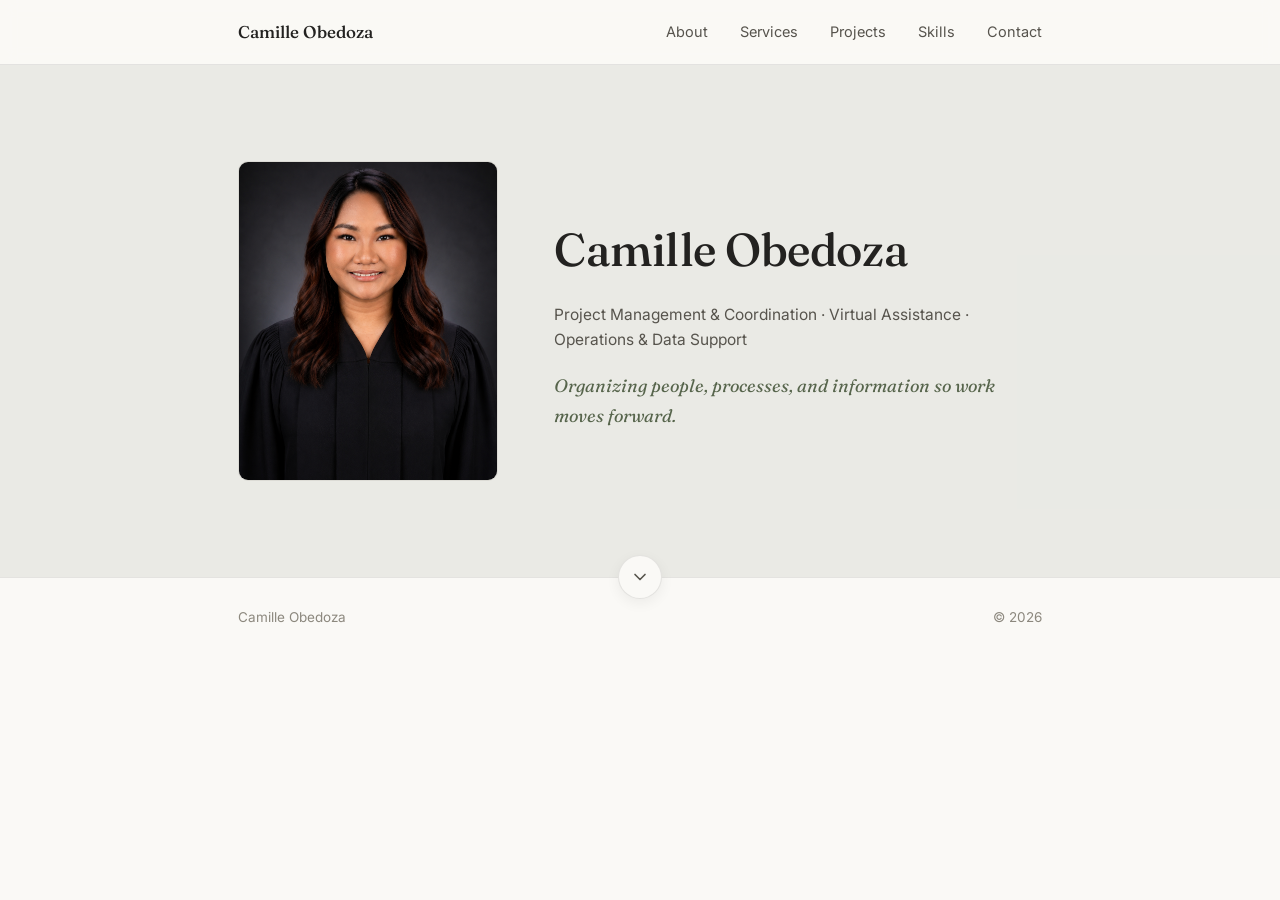
<file: index.html>
<!DOCTYPE html>
<html lang="en">
<head>
<meta charset="UTF-8">
<meta name="viewport" content="width=device-width, initial-scale=1.0">


<title>Camille Obedoza — Project Management, Virtual Assistance & Operations</title>
<meta name="description" content="Camille Obedoza supports projects, operations, administration, data analysis, documentation, and business workflows.">

<!-- Fonts: a warm serif for headings (Fraunces) + a clean sans for body text (Inter) -->
<link rel="preconnect" href="https://fonts.googleapis.com">
<link rel="preconnect" href="https://fonts.gstatic.com" crossorigin>
<link href="https://fonts.googleapis.com/css2?family=Fraunces:opsz,wght@9..144,400;9..144,500;9..144,600&family=Inter:wght@400;500;600&display=swap" rel="stylesheet">

<link rel="stylesheet" href="style.css">
</head>
<body>

<!-- ============================================================
     1. NAV
     ============================================================ -->
<header class="nav">
  <div class="nav-inner">
    <!-- EDIT NAME HERE (short version used in the nav) -->
    <a href="#top" class="nav-name">Camille Obedoza</a>

    <nav class="nav-links">
      <a href="#about">About</a>
      <a href="#services">Services</a>
      <a href="#projects">Projects</a>
      <a href="#skills">Skills</a>
      <a href="#contact">Contact</a>
    </nav>

    <button class="nav-toggle" id="navToggle" aria-label="Open menu">
      <span></span><span></span><span></span>
    </button>
  </div>
</header>

<main id="top">

  <!-- ============================================================
       2. HERO
       Keep this simple: photo, name, roles, one short line.
       ============================================================ -->

  <section class="hero">

    <div class="hero-top-band">
      <div class="hero-inner">
        <div class="hero-photo">
          <img src="camille.png" alt="Photo of Camille Obedoza" onerror="this.style.display='none'; this.parentElement.classList.add('no-photo');">
        </div>

        <div class="hero-text">
        <h1 class="hero-name">Camille Obedoza</h1>
          <p class="hero-roles"> Project Management &amp; Coordination · Virtual Assistance · Operations &amp; Data Support </p>
          <p class="hero-statement"> Organizing people, processes, and information so work moves forward.</p>     
      </div>
      </div>

      <button class="scroll-arrow" id="scrollArrow" aria-expanded="false" aria-controls="pageBelow" aria-label="Show more of this page">
        <svg width="20" height="20" viewBox="0 0 24 24" fill="none" stroke="currentColor" stroke-width="2" stroke-linecap="round" stroke-linejoin="round">
          <polyline points="6 9 12 15 18 9"></polyline>
        </svg>
      </button>
    </div>

  </section>

  

  <!-- ============================================================
       3. ABOUT
       ============================================================ -->

  <!-- Everything below the top band starts hidden. Clicking the
       down arrow reveals this whole wrapper (Get to Know Me,
       About, Projects, Skills, Contact) and scrolls to it. -->
  <div class="page-below" id="pageBelow">

    <div class="hero-videos-band" id="getToKnowBand">
      <div class="hero-videos">

        <h2 class="video-section-title">Get to Know Me</h2>

        <!-- <div class="video-grid">

            <div class="hero-video-card">
                <iframe
                    src="https://www.youtube.com/embed/YOUR_INTRO_VIDEO_ID"
                    title="Introduction Video"
                    allowfullscreen>
                </iframe>

                <h3>Introduction Video</h3>
            </div>

            <div class="hero-video-card">
                <iframe
                    src="https://www.youtube.com/embed/YOUR_HIRE_ME_VIDEO_ID"
                    title="Why Hire Me"
                    allowfullscreen>
                </iframe>

                <h3>Why You Should Hire Me</h3>
            </div>
        </div> -->
            <div class="action-row">
            <a href="https://www.parchment.com/lp/award/374b3fd1-7616-4ecc-b6ea-806d04742f27" class="btn-outline" target="_blank" rel="noopener">
              View Verified Diploma </a>
            <a href="https://drive.google.com/file/d/1MnlhbYlH4x3NsEKmK2vsITl0UD8x_Bkr/view?usp=sharing" class="btn-outline" target="_blank" rel="noopener"> View résumé</a>
            <a href="https://www.linkedin.com/in/camilleobedoza/" class="btn-outline" target="_blank" rel="noopener">View LinkedIn</a>
            </div>
      </div>
    </div>

  <section class="about" id="about">
    <div class="section-inner">
      <p class="eyebrow">About</p>

      
      <!--
        EDIT ABOUT TEXT HERE
        Write this like you're telling someone your story, not
        listing a resume. A couple of honest paragraphs beat five
        polished-sounding ones.
      -->
      <div class="about-text">
       <p>
        I recently graduated from Brigham Young University–Hawaii with a Bachelor of Science in Business Management and Applied Mathematics. My academic background gave me a strong foundation in analytical thinking, quantitative problem-solving, and business strategy, which naturally led me to pursue data analytics, business intelligence, and supply chain management.
      </p>

      <p>
        Throughout my academic, internship, and professional experiences, I worked on projects involving data analytics, logistics, supply chain operations, process improvement, documentation, and stakeholder coordination. I developed dashboards using Power BI and Tableau, analyzed data with SQL and Excel, created global logistics documentation, and contributed to projects focused on improving operational efficiency and supporting better decision-making.
      </p>

      <p>
        Beyond analytics, I value organization, process improvement, and clear communication. Whether I'm building dashboards, documenting workflows, or analyzing operational data, I strive to create solutions that are practical, easy to understand, and designed to make an impact.
      </p>

      <p>
        I'm currently seeking opportunities in project management, project coordination, virtual assistance, administrative support, operations, supply chain, and data analytics. I’m especially interested in roles where I can organize information, coordinate tasks, improve workflows, support decision-making, and help teams move projects forward.       </p>

      </div>
    </div>
  </section>

  <!-- ============================================================
       3B. SERVICES — Administrative Support / Data & Operations
       ============================================================ -->
  <div id="services">

  <section class="skills" id="admin-support">
    <div class="section-inner">
      <p class="eyebrow">What I Offer</p>
      <h2 class="section-title">Project, Administrative &amp; Operations Support</h2>
      <p class="about-text" style="margin-bottom:2rem;">
        Helping teams stay organized, responsive, and efficient.
      </p>

      <div class="skills-grid">
        <div class="skill-group">
        <h3>Project Coordination</h3>
        <ul>
          <li>Task and deadline tracking</li>
          <li>Meeting coordination and follow-up</li>
          <li>Stakeholder communication</li>
          <li>Project documentation</li>
          <li>Workflow and process tracking</li>
          <li>Action-item organization</li>
        </ul>
      </div>
        <div class="skill-group">
          <h3>Core Services</h3>
          <ul>
            <li>Email and inbox organization</li>
            <li>Calendar and appointment scheduling</li>
            <li>Meeting coordination and follow-up</li>
            <li>Document preparation and formatting</li>
            <li>File and records organization</li>
            <li>Data entry and spreadsheet maintenance</li>
            <li>Online research and information gathering</li>
          </ul>
        </div>
        <div class="skill-group">
          <h3>Communication &amp; Coordination</h3>
          <ul>
            <li>Report preparation</li>
            <li>Customer and client communication</li>
            <li>Phone support and appointment coordination</li>
            <li>Task and deadline tracking</li>
            <li>SOP and process documentation</li>
            <li>Microsoft Office and Google Workspace support</li>
            <li>General virtual and administrative assistance</li>
          </ul>
        </div>
      </div>
    </div>
  </section>

  <section class="skills" id="data-ops-support">
    <div class="section-inner">
      <p class="eyebrow">Data &amp; Operations</p>
      <h2 class="section-title">Data, Operations &amp; Business Support</h2>

      <div class="skills-grid">
        <div class="skill-group">
          <h3>Dashboards &amp; Reporting</h3>
          <ul>
            <li>Power BI and Tableau dashboards</li>
            <li>Business reporting and data visualization</li>
            <li>KPI and performance tracking</li>
          </ul>
        </div>
        <div class="skill-group">
          <h3>Data &amp; Process</h3>
          <ul>
            <li>Excel, SQL, Python, and R data cleaning</li>
            <li>Data organization and validation</li>
            <li>Reporting automation</li>
          </ul>
        </div>
        <div class="skill-group">
          <h3>Operations &amp; Improvement</h3>
          <ul>
            <li>Operations and supply chain analysis</li>
            <li>Workflow improvement</li>
            <li>Process documentation and SOP creation</li>
          </ul>
        </div>
      </div>
    </div>
  </section>

  </div>
  <!-- /#services -->

  <!-- ============================================================
       4. PROJECTS
       Each project is one .project-card block. Clicking "View
       project" takes visitors to a separate page (in the /projects
       folder) with the full write-up, images, video, and files for
       that project. To add or remove a project, copy or delete a
       whole block (from <article> to </article>), and add/remove a
       matching page in /projects.
       ============================================================ -->
  <section class="projects" id="projects">
    <div class="section-inner">
      <p class="eyebrow">Projects</p>
      <h2 class="section-title">Some of the works I'm proud of</h2>

      <div class="project-grid">

   <!-- ADD PROJECT DETAILS HERE — Project 1 -->
<article class="project-card">
        <h3 class="project-title">
          Project Management: PCC Surplus Inventory Process Improvement
        </h3>
      <p class="project-desc">
        Analyzed and redesigned the Polynesian Cultural Center's surplus inventory
        process by identifying operational bottlenecks and developing standardized
        workflows to improve inventory tracking, accountability, and warehouse efficiency.
      </p>
      <p class="project-meta">
        <span>Tools:</span>
        Excel, Process Mapping, SOP Design, Gap Analysis, Pareto Analysis, Stakeholder Interviews
      </p>
      <p class="project-meta">
        <span>What I did:</span>
        Mapped the current workflow, conducted stakeholder interviews, designed a
        future-state process map and SOP, and presented data-driven recommendations
        for process improvement.
      </p>
      <a href="projects/pcc-supply-chain.html" class="project-link">
        View project →
      </a>

</article>
        <!-- ADD PROJECT DETAILS HERE — Project 2 -->
        <article class="project-card">
          <h3 class="project-title">Project Documentation: Global Sourcing & Logistics Manual</h3>
          <p class="project-desc">
            Designed a comprehensive instructional manual that simplifies global sourcing,
            logistics, customs, transportation, and inventory management into an easy-to-follow,
            step-by-step learning resource.
          </p>
          <p class="project-meta"><span>Tools:</span> Technical Writing, Instructional Design, Process Mapping, Research, Canva</p>
          <p class="project-meta"><span>What I did:</span> Researched supply chain concepts, organized complex logistics processes,
             created visual process maps and diagrams, and developed a 78-page educational manual.</p>
          <!-- UPDATE LINKS HERE -->
          <a href="projects/global-logistics-manual.html" class="project-link">View project →</a>
        </article>

        <!-- ADD PROJECT DETAILS HERE — Project 4 -->
        <article class="project-card">
          <h3 class="project-title">Analyst: Business Analysis - Amazon</h3>
          <p class="project-desc">
            A strategic business analysis of Amazon Marketplace that examined the impact of counterfeit cosmetics on customer trust, operational costs, and brand integrity. Developed data-driven recommendations to strengthen seller verification, product authentication, and marketplace oversight.
          </p>
          <p class="project-meta"><span>Tools:</span> SWOT Analysis, Financial Analysis, KPI Analysis, Microsoft Excel, Research</p>
          <p class="project-meta"><span>What I did:</span> Conducted strategic and financial analysis, identified critical business issues, evaluated performance indicators, and developed recommendations to reduce counterfeit products while improving operational efficiency and customer trust.</p>
          <!-- UPDATE LINKS HERE -->
          <a href="projects/supply-chain-dashboard.html" class="project-link">View project →</a>
        </article>

        <!-- ADD PROJECT DETAILS HERE — Project 7 -->
        <article class="project-card">
          <h3 class="project-title">Operations Project: Standard Operating Procedures</h3>
          <p class="project-desc">
            A set of standard operating procedures for recurring
            operations tasks that everyone had been doing a little
            differently, written so someone new could follow them without
            extra help.
          </p>
          <p class="project-meta"><span>Tools:</span> Documentation, process shadowing</p>
          <p class="project-meta"><span>What I did:</span> Watched how each task was actually done, wrote the steps, then tested them with someone unfamiliar with the task.</p>
          <!-- UPDATE LINKS HERE -->
          <a href="projects/operations-documentation.html" class="project-link">View project →</a>
        </article>

        <!-- ADD PROJECT DETAILS HERE — Project 5
        <article class="project-card">
          <h3 class="project-title">SQL Project</h3>
          <p class="project-desc">
            A set of SQL queries built to answer the same handful of
            business questions that kept getting asked, so people would
            stop rebuilding the same query slightly differently each time.
          </p>
          <p class="project-meta"><span>Tools:</span> SQL, relational databases</p>
          <p class="project-meta"><span>What I did:</span> Wrote and tested the queries, then documented the logic so others could reuse them.</p>

          
        <!-- ADD PROJECT DETAILS HERE — Project 6
        <article class="project-card">
          <h3 class="project-title">Analyst: Excel Project</h3>
          <p class="project-desc">
            An interactive Excel dashboard for a team that didn't have
            access to Power BI, built with pivot tables and filters so it
            still felt easy to use.
          </p>
          <p class="project-meta"><span>Tools:</span> Excel, pivot tables, slicers</p>
          <p class="project-meta"><span>What I did:</span> Cleaned the source data and built the pivot-based dashboard with filtering.</p>
          UPDATE LINKS HERE -->

        <!-- To add another project, copy one whole <article> block above,
             paste it here, and edit the text, then add a matching page
             in the /projects folder (duplicate project-template.html). -->

      </div>
    </div>
  </section>

  <!-- ...existing code... -->

<section class="videos" id="videos">
  <div class="section-inner">
    <p class="eyebrow">More videos</p>
    <h2 class="section-title">Additional Projects & Digital Work</h2>

    <div class="video-grid">
      <article class="video-card">
        <div class="video-frame">
        <iframe src="https://www.youtube.com/embed/9FKkCsPeZbQ" title="Doctor J Slips - Marketing Video" allowfullscreen></iframe>
        </div>
        <h3>Doctor J Slips - Marketing Video</h3>
        <p>One of the videos I edited for a project.</p>
      </article>

      <article class="video-card">
        <div class="video-frame">
        <iframe src="https://www.youtube.com/embed/HwndJwKm8MY" title="Love and Eternal Marriage: A Realization and Documentary Video" allowfullscreen></iframe>
        </div>
        <h3>Love and Eternal Marriage: A Realization and Documentary Video</h3>
        <p>More edited work for my coursework.</p>
      </article>
    </div>
  </div>
</section>

<!-- ...existing code... -->
  <!-- ============================================================
       5. SKILLS
       ============================================================ -->
  <section class="skills" id="skills">
    <div class="section-inner">
      <p class="eyebrow">Skills</p>
      <h2 class="section-title">What I work with</h2>

      <!-- EDIT SKILLS HERE — add or remove items inside each list -->
      <div class="skills-grid">
        <div class="skill-group">
          <h3>Data Analytics</h3>
          <ul>
            <li>Data cleaning &amp; modeling</li>
            <li>Data visualization</li>
            <li>Reporting &amp; dashboards</li>
          </ul>
        </div>
        <div class="skill-group">
          <h3>Business Intelligence</h3>
          <ul>
            <li>Power BI</li>
            <li>Tableau</li>
            <li>DAX &amp; data modeling</li>
          </ul>
        </div>
        <div class="skill-group">
          <h3>Supply Chain</h3>
          <ul>
            <li>Process mapping</li>
            <li>Inventory management</li>
            <li>Supply chain analysis</li>
          </ul>
        </div>
        <div class="skill-group">
          <h3>Logistics</h3>
          <ul>
            <li>Shipping &amp; fulfillment</li>
            <li>Vendor coordination</li>
            <li>Operations support</li>
          </ul>
        </div>
        <div class="skill-group">
          <h3>Documentation</h3>
          <ul>
            <li>SOP development</li>
            <li>Process documentation</li>
            <li>Technical writing</li>
          </ul>
        </div>
        <div class="skill-group">
          <h3>Project Management &amp; Coordination </h3>
          <ul>
            <li>Project coordination</li>
            <li>Task and deadline tracking</li>
            <li>Stakeholder communication</li>
            <li>Requirements gathering</li>
            <li>Meeting coordination and follow-up</li>
            <li>Workflow and process tracking</li>
            <li>Project documentation</li>
            <li>Action-item organization</li>
            <li>Process improvement</li>
        </ul>
      </div>  
      <div class="skill-group">
          <h3>Virtual Assistance</h3>
          <ul>
            <li>Email and inbox organization</li>
            <li>Calendar and appointment scheduling</li>
            <li>Online research</li>
            <li>Data entry and spreadsheet maintenance</li>
            <li>Document preparation</li>
            <li>File and records organization</li>
          </ul>
        </div>
        <div class="skill-group">
          <h3>Tools</h3>
          <ul>
            <li>Google Workspace</li>
            <li>Microsoft Office</li>
            <li>Trello and Monday.com</li>
            <li>Calendly</li>
            <li>Excel, Power BI and Tableau</li>
          </ul>
        </div>
        <div class="skill-group">
          <h3>Creative &amp; Digital Support</h3>
          <ul>
            <li>Canva design &amp; graphics</li>
            <li>CapCut video editing</li>
            <li>Captions, transitions &amp; text overlays</li>
          </ul>
        </div>
      </div>
    </div>
  </section>

  <!-- ============================================================
       6. RESUME / CONTACT
       ============================================================ -->
  <section class="contact" id="contact">
    <div class="section-inner contact-inner">
      <p class="eyebrow">Get in touch</p>
      <h2 class="section-title">Let's talk</h2>
      <p class="contact-line">
          I'm open to opportunities in project management, project coordination, virtual assistance, administrative support, operations, supply chain, and data analytics. Feel free to reach out.
      </p>

      <!-- UPDATE LINKS HERE — resume file, LinkedIn, email, GitHub -->
            <div class="action-row">
            <a href="https://drive.google.com/file/d/1MnlhbYlH4x3NsEKmK2vsITl0UD8x_Bkr/view?usp=sharing" class="btn-outline" target="_blank" rel="noopener">View résumé</a>
            <a href="https://www.linkedin.com/in/camilleobedoza/" class="btn-outline" target="_blank" rel="noopener">View LinkedIn</a>
            </div>

      <div class="contact-details">
        <a href="mailto:camilleobedoza26@gmail.com" class="btn-outline">camilleobedoza26@gmail.com</a>
        <a href="https://camilleobedoza.github.io/Portfolio/" class="btn-outline" target="_blank" rel="noopener">Portfolio</a>
      </div>
    </div>
  </section>

  </div>
  <!-- /.page-below -->

</main>

<!-- ============================================================
     7. FOOTER
     ============================================================ -->
<footer class="footer">
  <div class="section-inner footer-inner">
    <!-- EDIT NAME HERE -->
    <span>Camille Obedoza</span>
    <span class="footer-year">© <span id="year"></span></span>
  </div>
</footer>

<script src="script.js"></script>
</body>
</html>
</file>
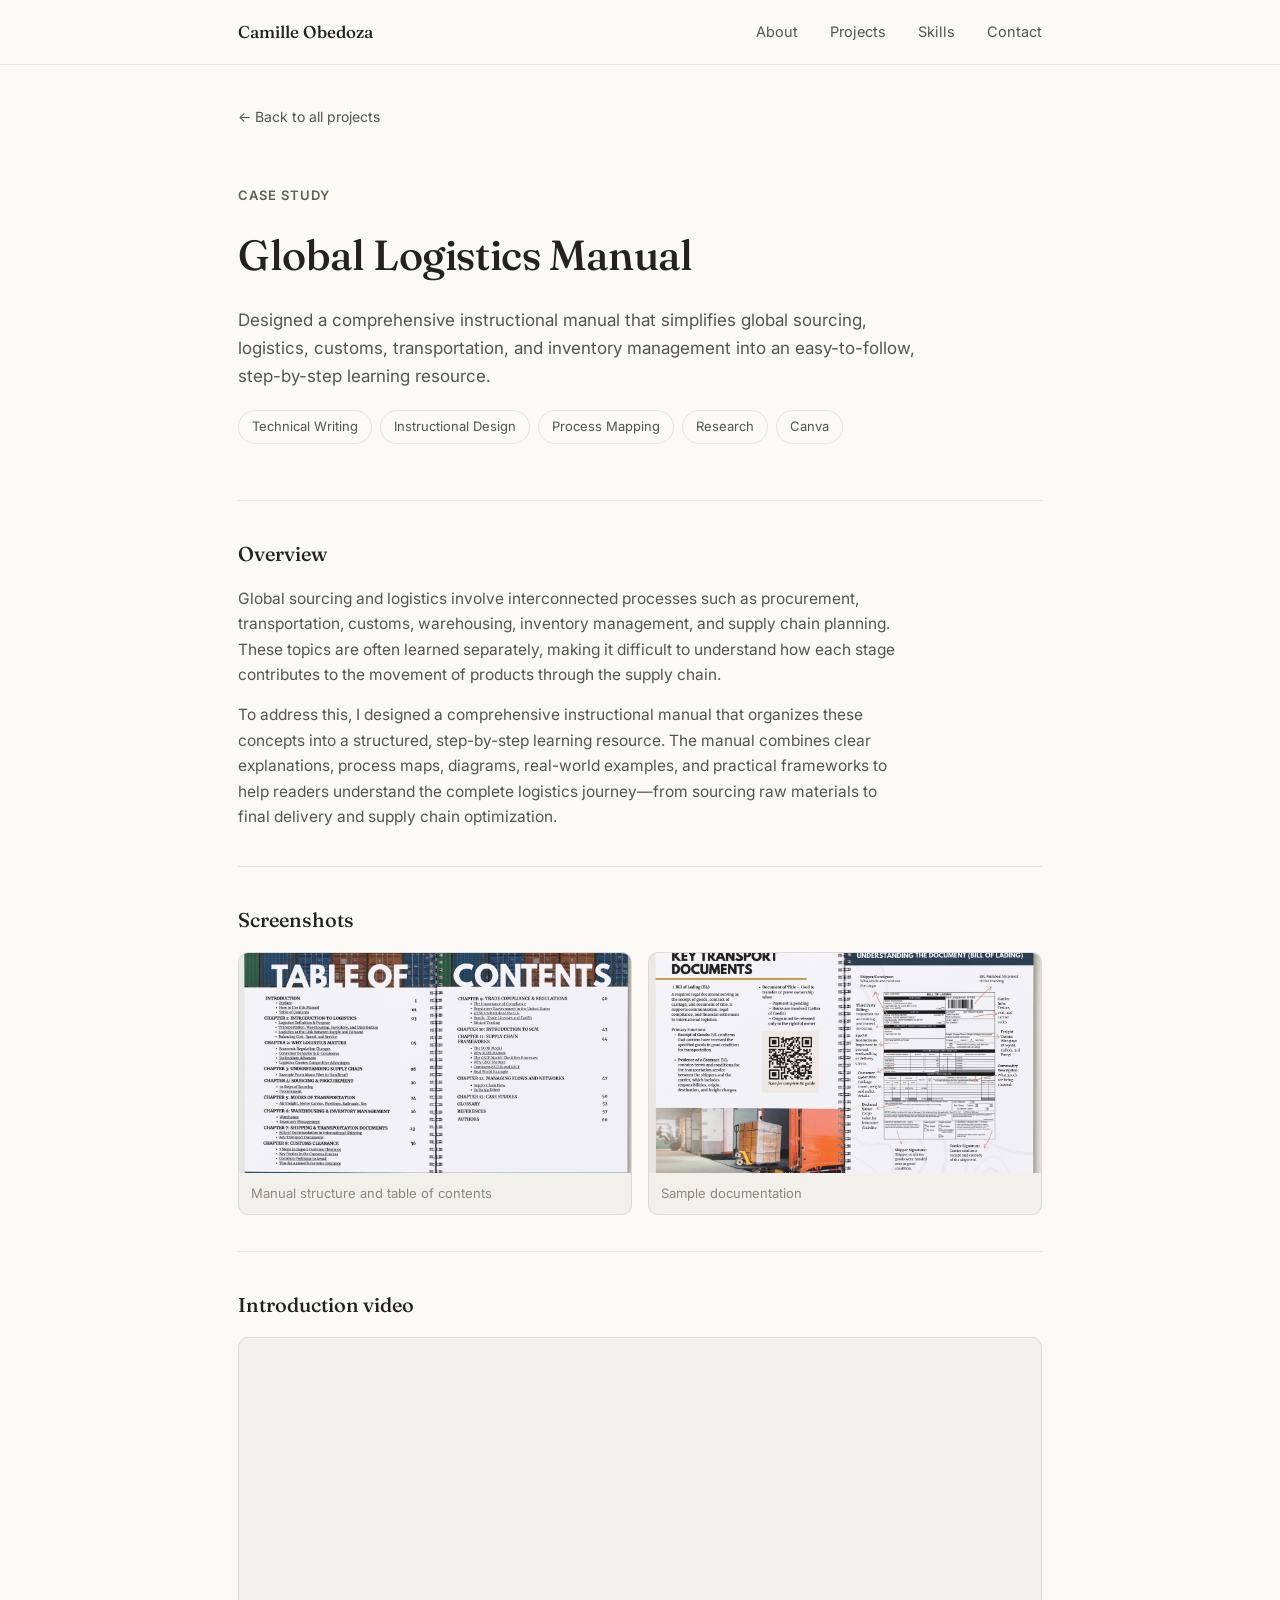
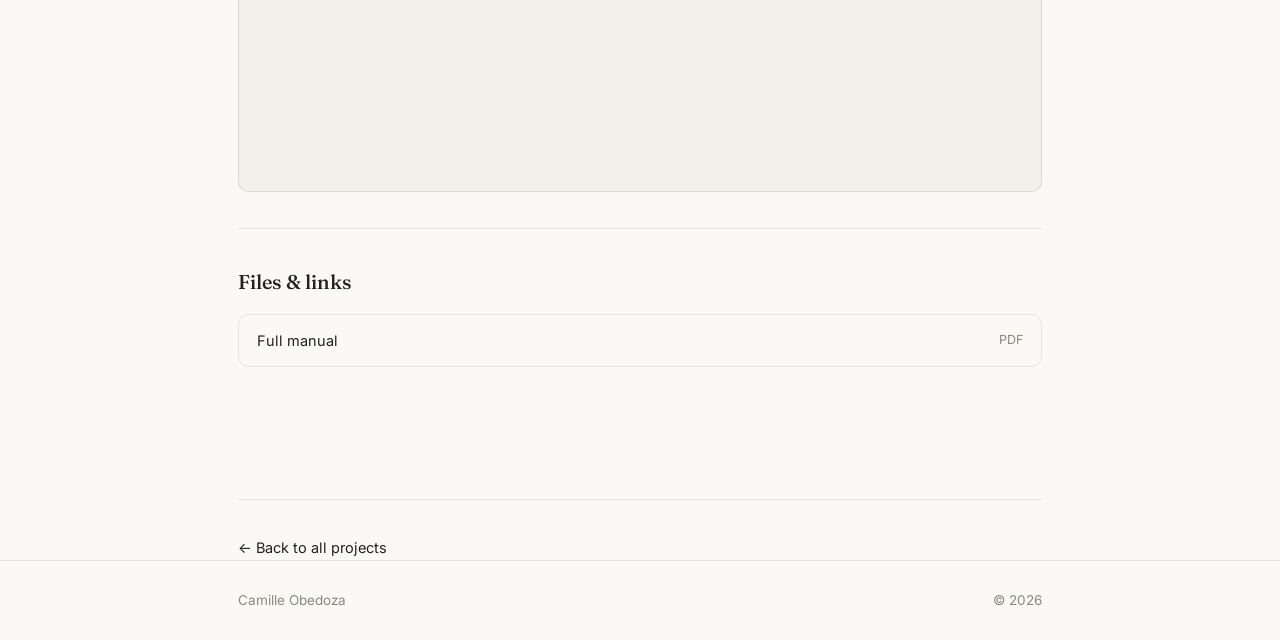
<file: projects/global-logistics-manual.html>
<!DOCTYPE html>
<html lang="en">
<head>
<meta charset="UTF-8">
<meta name="viewport" content="width=device-width, initial-scale=1.0">
<title>Global Logistics Manual — Camille Obedoza</title>

<link rel="preconnect" href="https://fonts.googleapis.com">
<link rel="preconnect" href="https://fonts.gstatic.com" crossorigin>
<link href="https://fonts.googleapis.com/css2?family=Fraunces:opsz,wght@9..144,400;9..144,500;9..144,600&family=Inter:wght@400;500;600&display=swap" rel="stylesheet">
<link rel="stylesheet" href="../style.css">
</head>
<body>

<header class="nav">
  <div class="nav-inner">
    <a href="../index.html#top" class="nav-name">Camille Obedoza</a>
    <nav class="nav-links">
      <a href="../index.html#about">About</a>
      <a href="../index.html#projects">Projects</a>
      <a href="../index.html#skills">Skills</a>
      <a href="../index.html#contact">Contact</a>
    </nav>
    <button class="nav-toggle" id="navToggle" aria-label="Open menu">
      <span></span><span></span><span></span>
    </button>
  </div>
</header>

<main class="section-inner">

  <a href="../index.html#projects" class="back-link">&larr; Back to all projects</a>

  <section class="project-hero">
    <p class="eyebrow">Case Study</p>
    <h1>Global Logistics Manual</h1>
    <p class="project-summary">
      Designed a comprehensive instructional manual that simplifies global sourcing, logistics, customs, transportation, and inventory management into an easy-to-follow, step-by-step learning resource.
    </p>
    <div class="project-tags">
      <span class="tag">Technical Writing</span>
      <span class="tag">Instructional Design</span>
      <span class="tag">Process Mapping</span>
      <span class="tag">Research</span>
      <span class="tag">Canva</span>
    </div>
  </section>

  <div class="project-body">

    <section class="project-section">
      <h2>Overview</h2>
      <p>
        Global sourcing and logistics involve interconnected processes such as procurement, transportation, customs, warehousing, inventory management, and supply chain planning. These topics are often learned separately, making it difficult to understand how each stage contributes to the movement of products through the supply chain.
      </p>
      <p>
        To address this, I designed a comprehensive instructional manual that organizes these concepts into a structured, step-by-step learning resource. The manual combines clear explanations, process maps, diagrams, real-world examples, and practical frameworks to help readers understand the complete logistics journey—from sourcing raw materials to final delivery and supply chain optimization.
      </p>
    </section>

    <!-- ADD PROJECT IMAGES HERE — replace with your own screenshots -->
    <section class="project-section">
      <h2>Screenshots</h2>
      <div class="project-gallery">
        <figure>
          <img src="../images/manual1.png" alt="Manual table of contents">
          <figcaption>Manual structure and table of contents</figcaption>
        </figure>
        <figure>
          <img src="../images/manual2.png" alt="Sample documentation">
          <figcaption>Sample documentation</figcaption>
        </figure>
      </div>
    </section>

    <!-- ADD PROJECT VIDEO HERE — delete this section if you don't have one -->
    <section class="project-section">
      <h2>Introduction video</h2>
      <div class="project-video">
        <iframe width="1042" height="586" src="https://www.youtube.com/embed/3sFtnxPxGmI" title="North South Consulting: Introduction Video" frameborder="0" allow="accelerometer; autoplay; clipboard-write; encrypted-media; gyroscope; picture-in-picture; web-share" referrerpolicy="strict-origin-when-cross-origin" allowfullscreen></iframe>
      </div>
    </section>

    <!-- ADD PROJECT FILES / LINKS HERE -->
    <section class="project-section">
      <h2>Files &amp; links</h2>
      <div class="file-list">
        <a href="https://canva.link/3qae3tp5urnh4lr" target="_blank" rel="noopener">
          <span>Full manual</span>
          <span class="file-type">PDF</span>
        </a>
      </div>
    </section>

  </div>

  <nav class="project-nav-footer">
    <a href="../index.html#projects">&larr; Back to all projects</a>
  </nav>

</main>

<footer class="footer">
  <div class="section-inner footer-inner">
    <span>Camille Obedoza</span>
    <span class="footer-year">© <span id="year"></span></span>
  </div>
</footer>

<script src="../script.js"></script>
</body>
</html>
</file>
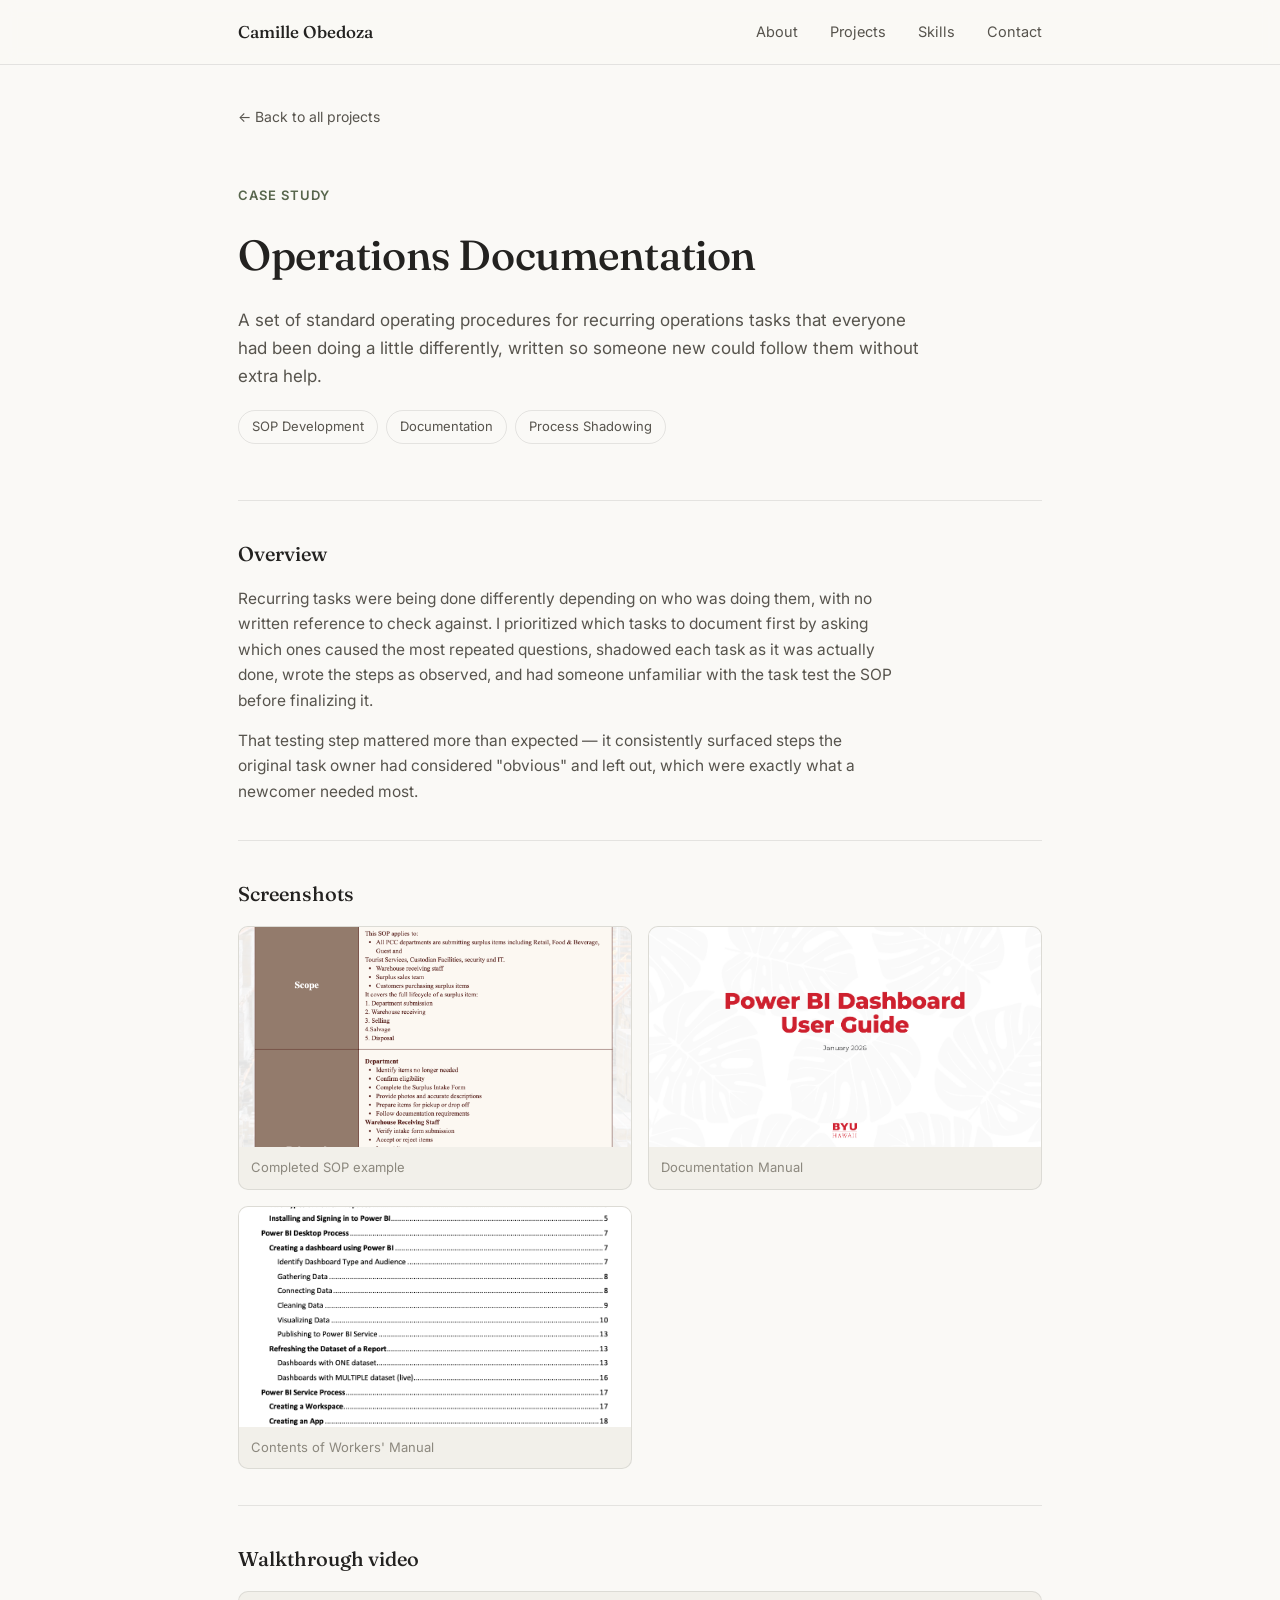
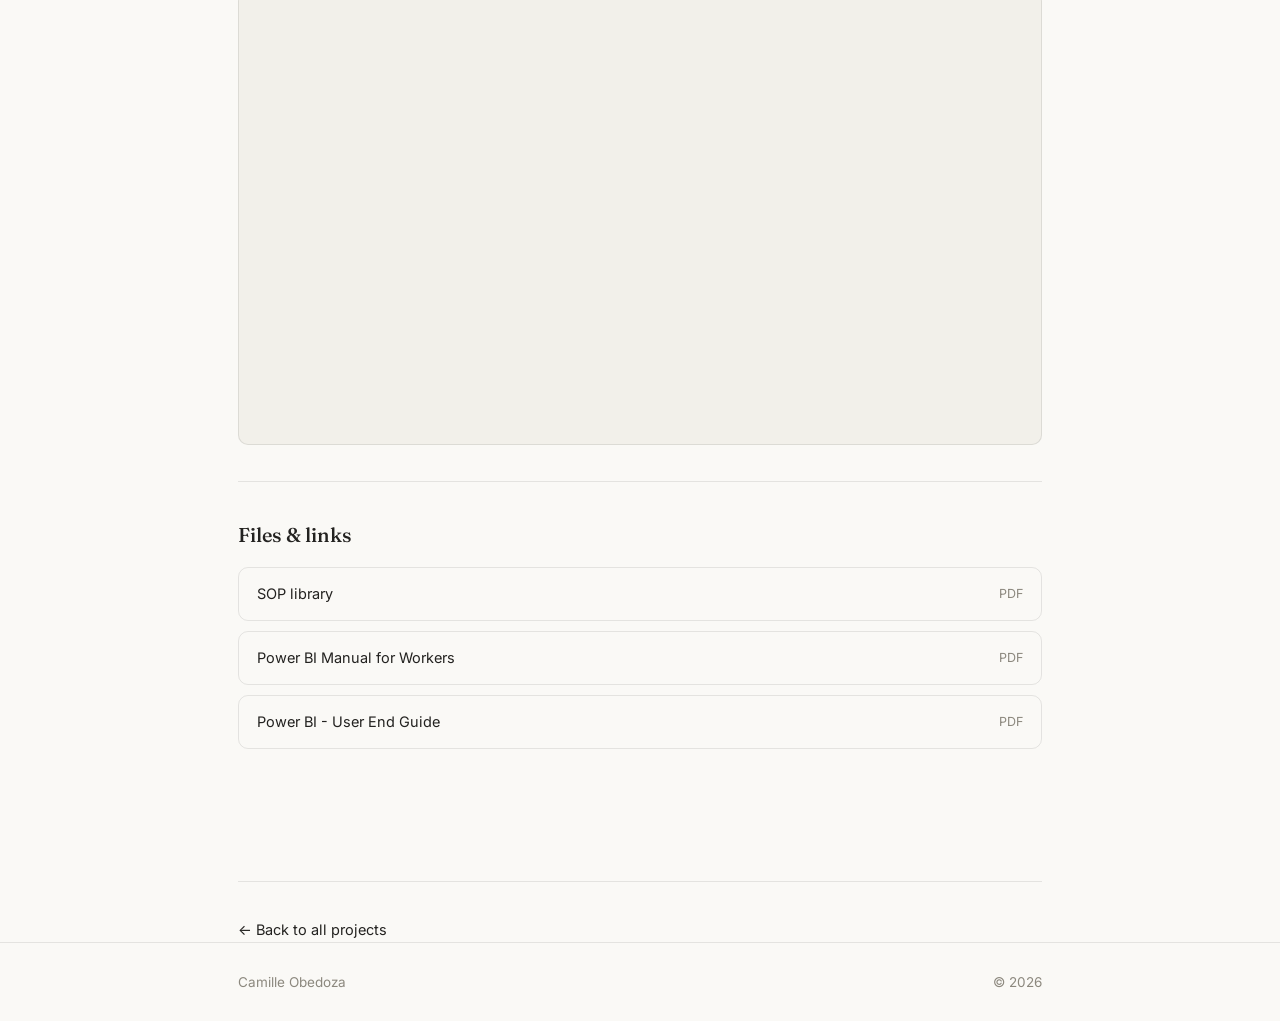
<file: projects/operations-documentation.html>
<!DOCTYPE html>
<html lang="en">
<head>
<meta charset="UTF-8">
<meta name="viewport" content="width=device-width, initial-scale=1.0">
<title>Operations Documentation — Camille Obedoza</title>

<link rel="preconnect" href="https://fonts.googleapis.com">
<link rel="preconnect" href="https://fonts.gstatic.com" crossorigin>
<link href="https://fonts.googleapis.com/css2?family=Fraunces:opsz,wght@9..144,400;9..144,500;9..144,600&family=Inter:wght@400;500;600&display=swap" rel="stylesheet">
<link rel="stylesheet" href="../style.css">
</head>
<body>

<header class="nav">
  
  <div class="nav-inner" style>
    <a href="../index.html#top" class="nav-name">Camille Obedoza</a>
    <nav class="nav-links">
      <a href="../index.html#about">About</a>
      <a href="../index.html#projects">Projects</a>
      <a href="../index.html#skills">Skills</a>
      <a href="../index.html#contact">Contact</a>
    </nav>
    <button class="nav-toggle" id="navToggle" aria-label="Open menu">
      <span></span><span></span><span></span>
    </button>
  </div>
</header>

<main class="section-inner">

  <a href="../index.html#projects" class="back-link">&larr; Back to all projects</a>

  <section class="project-hero">
    <p class="eyebrow">Case Study</p>
    <h1>Operations Documentation</h1>
    <p class="project-summary">
      A set of standard operating procedures for recurring operations tasks
      that everyone had been doing a little differently, written so someone
      new could follow them without extra help.
    </p>
    <div class="project-tags">
      <span class="tag">SOP Development</span>
      <span class="tag">Documentation</span>
      <span class="tag">Process Shadowing</span>
    </div>
  </section>

  <div class="project-body">

    <section class="project-section">
      <h2>Overview</h2>
      <p>
        Recurring tasks were being done differently depending on who was
        doing them, with no written reference to check against. I prioritized
        which tasks to document first by asking which ones caused the most
        repeated questions, shadowed each task as it was actually done, wrote
        the steps as observed, and had someone unfamiliar with the task test
        the SOP before finalizing it.
      </p>
      <p>
        That testing step mattered more than expected — it consistently
        surfaced steps the original task owner had considered "obvious" and
        left out, which were exactly what a newcomer needed most.
      </p>
    </section>

    <!-- ADD PROJECT IMAGES HERE — replace with your own screenshots -->
    <section class="project-section">
      <h2>Screenshots</h2>
      <div class="project-gallery">
        <figure>
          <img src="../images/2.png" alt="Completed SOP example">
          <figcaption>Completed SOP example</figcaption>
        </figure>
        <figure>
          <img src="../images/1.png" alt="Documentation Manual">
          <figcaption>Documentation Manual</figcaption>
        </figure>
                <figure>
          <img src="../images/3.png" alt="Contents of Workers' Manual">
          <figcaption>Contents of Workers' Manual</figcaption>
        </figure>
      </div>
    </section>

    <!-- ADD PROJECT VIDEO HERE — delete this section if you don't have one -->
    <section class="project-section">
      <h2>Walkthrough video</h2>
      <div class="project-video">
      <iframe width="1042" height="586" src="https://www.youtube.com/embed/8mj-TeU_nBc" title="Power BI Full training - User End Guide" frameborder="0" allow="accelerometer; autoplay; clipboard-write; encrypted-media; gyroscope; picture-in-picture; web-share" referrerpolicy="strict-origin-when-cross-origin" allowfullscreen></iframe>      </div>
    </section>

    <!-- ADD PROJECT FILES / LINKS HERE -->
    <section class="project-section">
      <h2>Files &amp; links</h2>
      <div class="file-list">
      <a href="../files/Sample SOP.pdf" target="_blank" rel="noopener">
          <span>SOP library</span>
          <span class="file-type">PDF</span>
      </a>

      <a href="../files/Power BI Manual for Workers.pdf" target="_blank" rel="noopener">
          <span>Power BI Manual for Workers</span>
          <span class="file-type">PDF</span>
      </a>

      <a href="../files/Power BI - User end guide.pdf" target="_blank" rel="noopener">
          <span>Power BI - User End Guide</span>
          <span class="file-type">PDF</span>
      </a>     
      </div>
    </section>

  </div>

  <nav class="project-nav-footer">
    <a href="../index.html#projects">&larr; Back to all projects</a>
  </nav>

</main>

<footer class="footer">
  <div class="section-inner footer-inner">
    <span>Camille Obedoza</span>
    <span class="footer-year">© <span id="year"></span></span>
  </div>
</footer>

<script src="../script.js"></script>
</body>
</html>
</file>
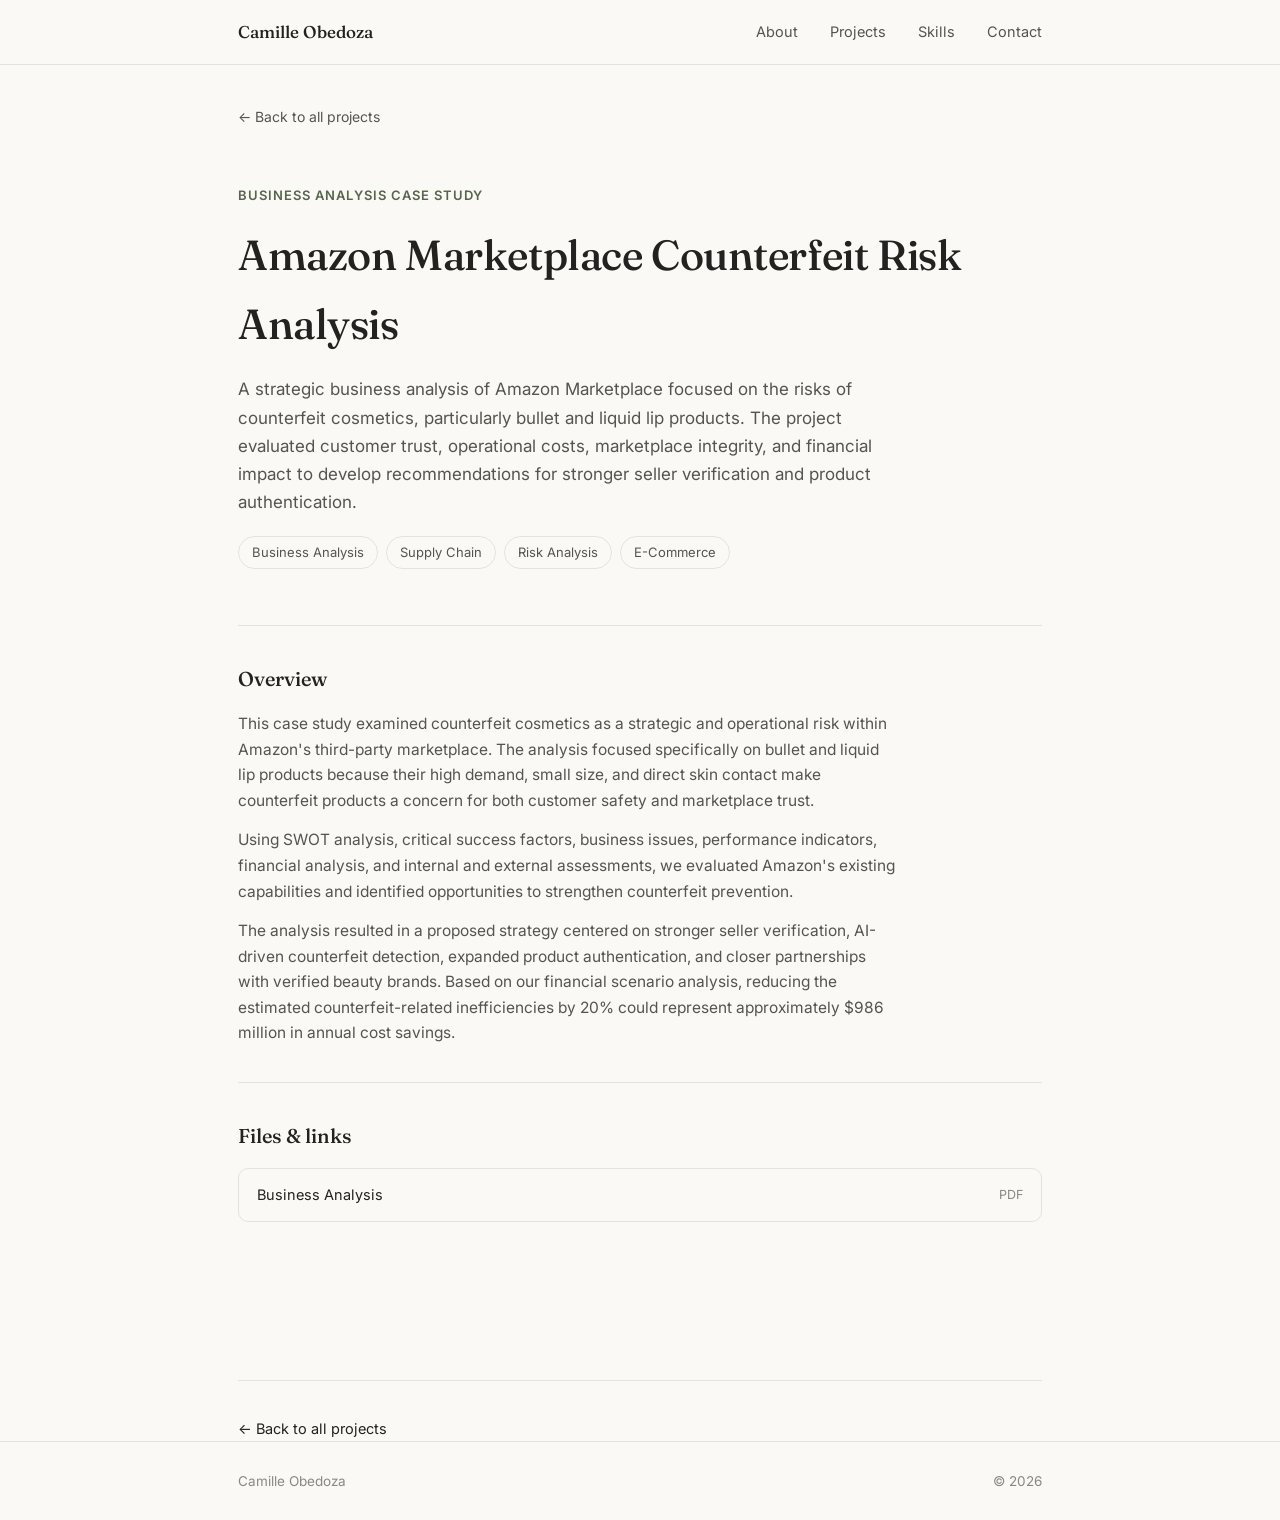
<file: projects/supply-chain-dashboard.html>
<!DOCTYPE html>
<html lang="en">
<head>
<meta charset="UTF-8">
<meta name="viewport" content="width=device-width, initial-scale=1.0">
<title>Supply Chain Dashboard — Camille Obedoza</title>

<link rel="preconnect" href="https://fonts.googleapis.com">
<link rel="preconnect" href="https://fonts.gstatic.com" crossorigin>
<link href="https://fonts.googleapis.com/css2?family=Fraunces:opsz,wght@9..144,400;9..144,500;9..144,600&family=Inter:wght@400;500;600&display=swap" rel="stylesheet">
<link rel="stylesheet" href="../style.css">
</head>
<body>

<header class="nav">
  <div class="nav-inner">
    <a href="../index.html#top" class="nav-name">Camille Obedoza</a>
    <nav class="nav-links">
      <a href="../index.html#about">About</a>
      <a href="../index.html#projects">Projects</a>
      <a href="../index.html#skills">Skills</a>
      <a href="../index.html#contact">Contact</a>
    </nav>
    <button class="nav-toggle" id="navToggle" aria-label="Open menu">
      <span></span><span></span><span></span>
    </button>
  </div>
</header>

<main class="section-inner">

  <a href="../index.html#projects" class="back-link">&larr; Back to all projects</a>

<section class="project-hero">
  <p class="eyebrow">Business Analysis Case Study</p>
  <h1>Amazon Marketplace Counterfeit Risk Analysis</h1>

  <p class="project-summary">
    A strategic business analysis of Amazon Marketplace focused on the risks
    of counterfeit cosmetics, particularly bullet and liquid lip products.
    The project evaluated customer trust, operational costs, marketplace
    integrity, and financial impact to develop recommendations for stronger
    seller verification and product authentication.
  </p>

  <div class="project-tags">
    <span class="tag">Business Analysis</span>
    <span class="tag">Supply Chain</span>
    <span class="tag">Risk Analysis</span>
    <span class="tag">E-Commerce</span>
  </div>
</section>

<div class="project-body">

  <section class="project-section">
    <h2>Overview</h2>

    <p>
      This case study examined counterfeit cosmetics as a strategic and
      operational risk within Amazon's third-party marketplace. The analysis
      focused specifically on bullet and liquid lip products because their
      high demand, small size, and direct skin contact make counterfeit
      products a concern for both customer safety and marketplace trust.
    </p>

    <p>
      Using SWOT analysis, critical success factors, business issues,
      performance indicators, financial analysis, and internal and external
      assessments, we evaluated Amazon's existing capabilities and identified
      opportunities to strengthen counterfeit prevention.
    </p>

    <p>
      The analysis resulted in a proposed strategy centered on stronger seller
      verification, AI-driven counterfeit detection, expanded product
      authentication, and closer partnerships with verified beauty brands.
      Based on our financial scenario analysis, reducing the estimated
      counterfeit-related inefficiencies by 20% could represent approximately
      $986 million in annual cost savings.
    </p>
  </section>

    <!-- ADD PROJECT IMAGES HERE — replace with your own screenshots -->
    <!-- <section class="project-section">
      <h2>Screenshots</h2>
      <div class="project-gallery">
        <figure>
          <img src="images/project-image-1.jpg" alt="Dashboard inventory overview">
          <figcaption>Inventory overview page</figcaption>
        </figure>
        <figure>
          <img src="images/project-image-2.jpg" alt="At-risk SKU flagging view">
          <figcaption>At-risk SKU flagging view</figcaption>
        </figure>
      </div>
    </section> -->

    <!-- ADD PROJECT VIDEO HERE — delete this section if you don't have one -->
    <!-- <section class="project-section">
      <h2>Walkthrough video</h2>
      <div class="project-video">
        <iframe src="https://www.youtube.com/embed/your-video-id" title="Supply Chain Dashboard walkthrough" allowfullscreen></iframe>
      </div>
    </section> -->

    <!-- ADD PROJECT FILES / LINKS HERE -->
    <section class="project-section">
      <h2>Files &amp; links</h2>
      <div class="file-list">
        <a href="../files/Amazon - Business Analysis.pdf" target="_blank" rel="noopener">
          <span>Business Analysis</span>
          <span class="file-type">PDF</span>
        </a>
      </div>
      <br>
      <!-- <a href="#" class="external-link-btn" target="_blank" rel="noopener">
        View live dashboard &rarr;
      </a> -->
    </section>

  </div>

  <nav class="project-nav-footer">
    <a href="../index.html#projects">&larr; Back to all projects</a>
  </nav>

</main>

<footer class="footer">
  <div class="section-inner footer-inner">
    <span>Camille Obedoza</span>
    <span class="footer-year">© <span id="year"></span></span>
  </div>
</footer>

<script src="../script.js"></script>
</body>
</html>
</file>
<file: style.css>
/* =============================================================
   CAMILLE OBEDOZA — PORTFOLIO STYLES
   A quiet, human layout: soft neutral colors, generous whitespace,
   a warm serif for headings paired with a clean sans for body text.
   Motion is limited to gentle fade-ins — nothing flashy.

   COLOR / FONT VARIABLES ARE HERE IF YOU WANT TO TWEAK THE LOOK:
   ============================================================= */
:root{
  --paper:        #FAF9F6;   /* main background */
  --paper-soft:   #F2F0EA;   /* slightly deeper background for alternating sections */
  --ink:          #232220;   /* main text color */
  --ink-soft:     #57544D;   /* secondary text */
  --muted:        #8C887E;   /* tertiary / small text */
  --line:         rgba(35,34,32,0.10);
  --accent:       #57654C;   /* soft moss green — used sparingly for links/accents */
  --accent-soft:  rgba(87,101,76,0.10);

  --font-display: 'Fraunces', Georgia, serif;
  --font-body:    'Inter', -apple-system, BlinkMacSystemFont, sans-serif;

  --container: 860px;
  --radius: 10px;
  --ease: cubic-bezier(0.22, 1, 0.36, 1);
}

/* ---------- RESET ---------- */
*, *::before, *::after{ box-sizing: border-box; }
html{ scroll-behavior: smooth; }
body{
  margin: 0;
  background: var(--paper);
  color: var(--ink);
  font-family: var(--font-body);
  font-size: 16px;
  line-height: 1.65;
  -webkit-font-smoothing: antialiased;
}
a{ color: inherit; text-decoration: none; }
ul{ list-style: none; margin: 0; padding: 0; }
img{ max-width: 100%; display: block; }
button{ font-family: inherit; }

@media (prefers-reduced-motion: reduce){
  *{ animation-duration: 0.001ms !important; transition-duration: 0.001ms !important; scroll-behavior: auto !important; }
}

.section-inner{
  max-width: var(--container);
  margin: 0 auto;
  padding: 0 28px;
}

.eyebrow{
  font-size: 13px;
  letter-spacing: 0.08em;
  text-transform: uppercase;
  color: var(--accent);
  margin: 0 0 14px;
  font-weight: 600;
}

.section-title{
  font-family: var(--font-display);
  font-weight: 500;
  font-size: clamp(24px, 3vw, 30px);
  line-height: 1.3;
  margin: 0 0 40px;
  color: var(--ink);
}

/* ---------- 1. NAV ---------- */
.nav{
  position: sticky;
  top: 0;
  z-index: 50;
  background: color-mix(in srgb, var(--paper) 90%, transparent);
  backdrop-filter: blur(8px);
  border-bottom: 1px solid var(--line);
}
.nav-inner{
  max-width: var(--container);
  margin: 0 auto;
  padding: 18px 28px;
  display: flex;
  align-items: center;
  justify-content: space-between;
}
.nav-name{
  font-family: var(--font-display);
  font-size: 17px;
  font-weight: 500;
}
.nav-links{
  display: flex;
  gap: 32px;
}
.nav-links a{
  font-size: 14.5px;
  color: var(--ink-soft);
  transition: color 0.2s var(--ease);
}
.nav-links a:hover{ color: var(--ink); }

.nav-toggle{
  display: none;
  width: 34px; height: 34px;
  border: none; background: none;
  flex-direction: column; align-items: center; justify-content: center; gap: 5px;
}
.nav-toggle span{
  width: 18px; height: 1.5px; background: var(--ink);
  transition: transform 0.25s var(--ease), opacity 0.25s var(--ease);
}
.nav-toggle.open span:nth-child(1){ transform: translateY(6.5px) rotate(45deg); }
.nav-toggle.open span:nth-child(2){ opacity: 0; }
.nav-toggle.open span:nth-child(3){ transform: translateY(-6.5px) rotate(-45deg); }

/* ---------- 2. HERO ---------- */
.hero{
  background: var(--paper);
}

/* Top band: photo + name, its own tint */
.hero-top-band{
  position: relative;
  padding: 96px 0 96px;
  background: var(--accent-soft);
}
.hero-inner{
  max-width: var(--container);
  margin: 0 auto;
  padding: 0 28px;
  display: flex;
  align-items: center;
  gap: 56px;
}

/* Down arrow: reveals everything below the hero on click */
.scroll-arrow{
  position: absolute;
  left: 50%;
  bottom: -22px;
  transform: translateX(-50%);
  width: 44px;
  height: 44px;
  border-radius: 999px;
  border: 1px solid var(--line);
  background: var(--paper);
  color: var(--ink-soft);
  display: flex;
  align-items: center;
  justify-content: center;
  cursor: pointer;
  box-shadow: 0 4px 14px rgba(0,0,0,0.06);
  transition: color 0.2s var(--ease), border-color 0.2s var(--ease), opacity 0.3s var(--ease);
  animation: arrow-bounce 2.2s ease-in-out infinite;
}
.scroll-arrow:hover{
  color: var(--accent);
  border-color: var(--accent);
}
.scroll-arrow.dismissed{
  opacity: 0;
  pointer-events: none;
  animation: none;
}
@keyframes arrow-bounce{
  0%, 100%{ transform: translateX(-50%) translateY(0); }
  50%{ transform: translateX(-50%) translateY(6px); }
}

/* Everything below the hero top band: hidden until the arrow
   is clicked, then fades in as one piece. */
.page-below{
  display: none;
  opacity: 0;
  transition: opacity 0.6s var(--ease);
}
.page-below.visible{
  display: block;
}
.page-below.visible.fade-in{
  opacity: 1;
}

.hero-videos-band{
  background: var(--paper);
}
.hero-videos{
  padding: 72px 28px 80px;
}



/* Photo placeholder: soft rounded rectangle. Once a real photo loads,
   it fills the box. If the image fails to load, .no-photo shows a
   plain soft-colored box instead of a broken image icon. */
.hero-photo{
  flex: 0 0 260px;
  width: 260px;
  height: 320px;
  border-radius: var(--radius);
  overflow: hidden;
  background: var(--paper-soft);
  border: 1px solid var(--line);
}
.hero-photo img{
  width: 100%; height: 100%;
  object-fit: cover;
}
.hero-photo.no-photo{
  background: linear-gradient(160deg, var(--paper-soft), var(--accent-soft));
}

.hero-text{
  flex: 1;
  text-align: left;
}
.hero-name{
  font-family: var(--font-display);
  font-weight: 500;
  font-size: clamp(32px, 5vw, 46px);
  margin: 0 0 14px;
  letter-spacing: -0.01em;
}
.hero-roles{
  font-size: 15.5px;
  color: var(--ink-soft);
  margin: 0 0 18px;
}
.hero-statement{
  font-family: var(--font-display);
  font-style: italic;
  font-size: 18px;
  color: var(--accent);
  margin: 0;
}

/* ---------- 3. ABOUT ---------- */
.about{
  padding: 88px 0;
  background: var(--paper-soft);
  border-top: 1px solid var(--line);
  border-bottom: 1px solid var(--line);
}
.about-text p{
  color: var(--ink-soft);
  font-size: 16.5px;
  max-width: 66ch;
  margin: 0 0 20px;
}
.about-text p:last-child{ margin-bottom: 0; }

/* ---------- 4. PROJECTS (homepage cards) ---------- */
.projects{ padding: 96px 0; background: var(--paper); }
.project-grid{
  display: grid;
  grid-template-columns: repeat(2, 1fr);
  gap: 28px;
}
.project-card{
  padding: 28px 0;
  border-top: 1px solid var(--line);
}
.project-title{
  font-family: var(--font-display);
  font-weight: 500;
  font-size: 19px;
  margin: 0 0 10px;
}
.project-desc{
  color: var(--ink-soft);
  font-size: 14.5px;
  margin: 0 0 14px;
}
.project-meta{
  font-size: 13.5px;
  color: var(--muted);
  margin: 0 0 6px;
}
.project-meta span{
  color: var(--ink-soft);
  font-weight: 600;
}
.project-link{
  display: inline-block;
  margin-top: 10px;
  font-size: 14px;
  color: var(--accent);
  border-bottom: 1px solid transparent;
  transition: border-color 0.2s var(--ease);
}
.project-link:hover{ border-color: var(--accent); }

@media (max-width: 600px){
  .project-grid{ grid-template-columns: 1fr; }
}

/* =============================================================
   PROJECT DETAIL PAGES (projects/*.html)
   Styles for the individual case-study pages that "View project"
   links open. Shares all the tokens and nav/footer styles above.
   ============================================================= */

.back-link{
  display: inline-flex;
  align-items: center;
  gap: 6px;
  font-size: 14px;
  color: var(--ink-soft);
  margin: 40px 0 0;
  
}
.back-link:hover{ color: var(--accent); }

.project-hero{
  padding: 32px 0 56px;
}
.project-hero .eyebrow{ margin-top: 24px; }
.project-hero h1{
  font-family: var(--font-display);
  font-weight: 500;
  font-size: clamp(30px, 4.5vw, 42px);
  margin: 0 0 16px;
  letter-spacing: -0.01em;
}
.project-hero .project-summary{
  font-size: 17px;
  color: var(--ink-soft);
  max-width: 62ch;
  margin: 0 0 20px;
}
.project-tags{
  display: flex;
  flex-wrap: wrap;
  gap: 8px;
}
.tag{
  font-size: 13px;
  color: var(--ink-soft);
  border: 1px solid var(--line);
  border-radius: 999px;
  padding: 5px 13px;
}

.project-body{
  padding-bottom: 96px;
}
.project-section{
  padding: 36px 0;
  border-top: 1px solid var(--line);
}
.project-section h2{
  font-family: var(--font-display);
  font-weight: 500;
  font-size: 20px;
  margin: 0 0 16px;
}
.project-section p{
  color: var(--ink-soft);
  font-size: 15.5px;
  max-width: 66ch;
  margin: 0 0 14px;
}
.project-section p:last-child{ margin-bottom: 0; }

/* Image gallery — a simple, even grid. Add or remove <figure> blocks
   inside .project-gallery; the grid adjusts on its own. */
.project-gallery{
  display: grid;
  grid-template-columns: repeat(2, 1fr);
  gap: 16px;
}
.project-gallery figure{
  margin: 0;
  border-radius: var(--radius);
  overflow: hidden;
  border: 1px solid var(--line);
  background: var(--paper-soft);
}
.project-gallery img{
  width: 100%;
  height: 220px;
  object-fit: cover;
  display: block;
}
.project-gallery figcaption{
  font-size: 13px;
  color: var(--muted);
  padding: 10px 12px;
}

/* Video embed wrapper — keeps a 16:9 ratio for any iframe you paste in */
.project-video{
  position: relative;
  width: 100%;
  padding-top: 56.25%;
  border-radius: var(--radius);
  overflow: hidden;
  border: 1px solid var(--line);
  background: var(--paper-soft);
}
.project-video iframe{
  position: absolute;
  top: 0; left: 0;
  width: 100%; height: 100%;
  border: 0;
}

/* Files & links list — for PDFs, spreadsheets, or any other file you
   want visitors to download or open */
.file-list{
  display: flex;
  flex-direction: column;
  gap: 10px;
}
.file-list a{
  display: flex;
  align-items: center;
  justify-content: space-between;
  gap: 12px;
  padding: 14px 18px;
  border: 1px solid var(--line);
  border-radius: var(--radius);
  font-size: 14.5px;
  color: var(--ink);
  transition: border-color 0.2s var(--ease), background 0.2s var(--ease);
}
.file-list a:hover{
  border-color: var(--accent);
  background: var(--accent-soft);
}
.file-list a .file-type{
  font-size: 12.5px;
  color: var(--muted);
}

.external-link-btn{
  display: inline-flex;
  align-items: center;
  gap: 8px;
  padding: 12px 22px;
  border-radius: 999px;
  background: var(--ink);
  color: var(--paper);
  font-size: 14.5px;
  font-weight: 600;
  transition: background 0.2s var(--ease);
}
.external-link-btn:hover{ background: var(--accent); }

.project-nav-footer{
  display: flex;
  justify-content: space-between;
  padding-top: 36px;
  border-top: 1px solid var(--line);
  font-size: 14.5px;
}
.project-nav-footer a:hover{ color: var(--accent); }

@media (max-width: 600px){
  .project-gallery{ grid-template-columns: 1fr; }
}

/* ---------- VIDEOS (other work) ---------- */
.videos{
  padding: 88px 0;
  background: var(--paper-soft);
  border-top: 1px solid var(--line);
  border-bottom: 1px solid var(--line);
}

/* ---------- 5. SKILLS ---------- */
.skills{
  padding: 88px 0;
  background: var(--paper);
}
.skills-grid{
  display: grid;
  grid-template-columns: repeat(3, 1fr);
  gap: 36px 28px;
}
.skill-group h3{
  font-family: var(--font-display);
  font-weight: 500;
  font-size: 16px;
  margin: 0 0 12px;
}
.skill-group ul li{
  font-size: 14.5px;
  color: var(--ink-soft);
  padding: 5px 0;
}

/* ---------- 6. CONTACT ---------- */
.contact{
  padding: 100px 0 96px;
  text-align: center;
  background: var(--paper-soft);
  border-top: 1px solid var(--line);
}
.contact-inner{ max-width: 520px; }
.contact-line{
  color: var(--ink-soft);
  font-size: 15.5px;
  margin: 0 0 32px;
}
.contact-actions{
  display: flex;
  justify-content: center;
  gap: 14px;
  margin-bottom: 24px;
  flex-wrap: wrap;
}
.btn-primary, .btn-outline{
  display: inline-flex;
  align-items: center;
  padding: 12px 24px;
  border-radius: 999px;
  font-size: 14.5px;
  font-weight: 600;
  transition: all 0.2s var(--ease);
}
.btn-primary{
  background: var(--paper);
  color: var(--ink);
  border: 1px solid var(--line);
  color: var(--ink);
}
.btn-primary:hover{ 
  border-color: var(--accent); 
  color: var(--accent); 
}

.btn-outline{
  border: 1px solid var(--line);
  color: var(--ink);
}
.btn-outline:hover{ 
  border-color: var(--accent); 
  color: var(--accent); 
}

.contact-details{
  display: flex;
  justify-content: center;
  gap: 24px;
  font-size: 14.5px;
  color: var(--ink-soft);
}
.contact-details a:hover{ color: var(--accent); }

/* ---------- 7. FOOTER ---------- */
.footer{ border-top: 1px solid var(--line); padding: 28px 0; }
.footer-inner{
  display: flex;
  justify-content: space-between;
  font-size: 13.5px;
  color: var(--muted);
}

/* ---------- SCROLL REVEAL (subtle only) ---------- */
.reveal{
  opacity: 0;
  transform: translateY(14px);
  transition: opacity 0.6s var(--ease), transform 0.6s var(--ease);
}
.reveal.in-view{
  opacity: 1;
  transform: translateY(0);
}

/* ---------- RESPONSIVE ---------- */
@media (max-width: 760px){
  .nav{
    background: #ffffff !important;
  }
  .nav-inner{
    background: #ffffff !important;
    border-radius: 0 0 16px 16px;
    box-shadow: 0 2px 10px rgba(0, 0, 0, 0.04);
    padding: 16px 24px;
  }

  .hero-inner{
    flex-direction: column;
    text-align: center;
  }
  .hero-photo{
    flex: 0 0 auto;
    width: 200px;
    height: 240px;
  }
  .hero-text{
    text-align: center;
  }

  .nav-links{
    position: fixed;
    top: 61px; left: 0; right: 0;
    background: var(--paper);
    flex-direction: column;
    padding: 24px 28px;
    gap: 4px;
    transform: translateX(100%);
    transition: transform 0.3s var(--ease);
    border-top: 1px solid var(--line);
  }
  .nav-links.open{ transform: translateX(0); }
  .nav-links a{ padding: 14px 0; border-bottom: 1px solid var(--line); font-size: 16px; }
  .nav-toggle{ display: flex; }

  .project-grid{ grid-template-columns: 1fr; }
  .skills-grid{ grid-template-columns: repeat(2, 1fr); }
}

@media (max-width: 480px){
  .skills-grid{ grid-template-columns: 1fr; }
  .contact-details{ flex-direction: column; gap: 10px; }
  .footer-inner{ flex-direction: column; gap: 6px; text-align: center; }
}

.hero-videos{
    display:flex;
    flex-direction:column;
    gap:40px;

    max-width:900px;
    margin-left:auto;
    margin-right:auto;
}

.hero-video-card iframe{
    width:100%;
    aspect-ratio:16/9;
    border-radius:12px;
}

.video-grid{
    display:grid;
    grid-template-columns:repeat(2, 1fr);
    gap:24px;
}

.video-card iframe{
    width:100%;
    aspect-ratio:16/9;
    border-radius:12px;
}

.action-row{
  display: flex;
  gap: 12px;
  align-items: center;
  justify-content: center;
  margin-top: 6px;
  flex-wrap: nowrap;
}
</file>
